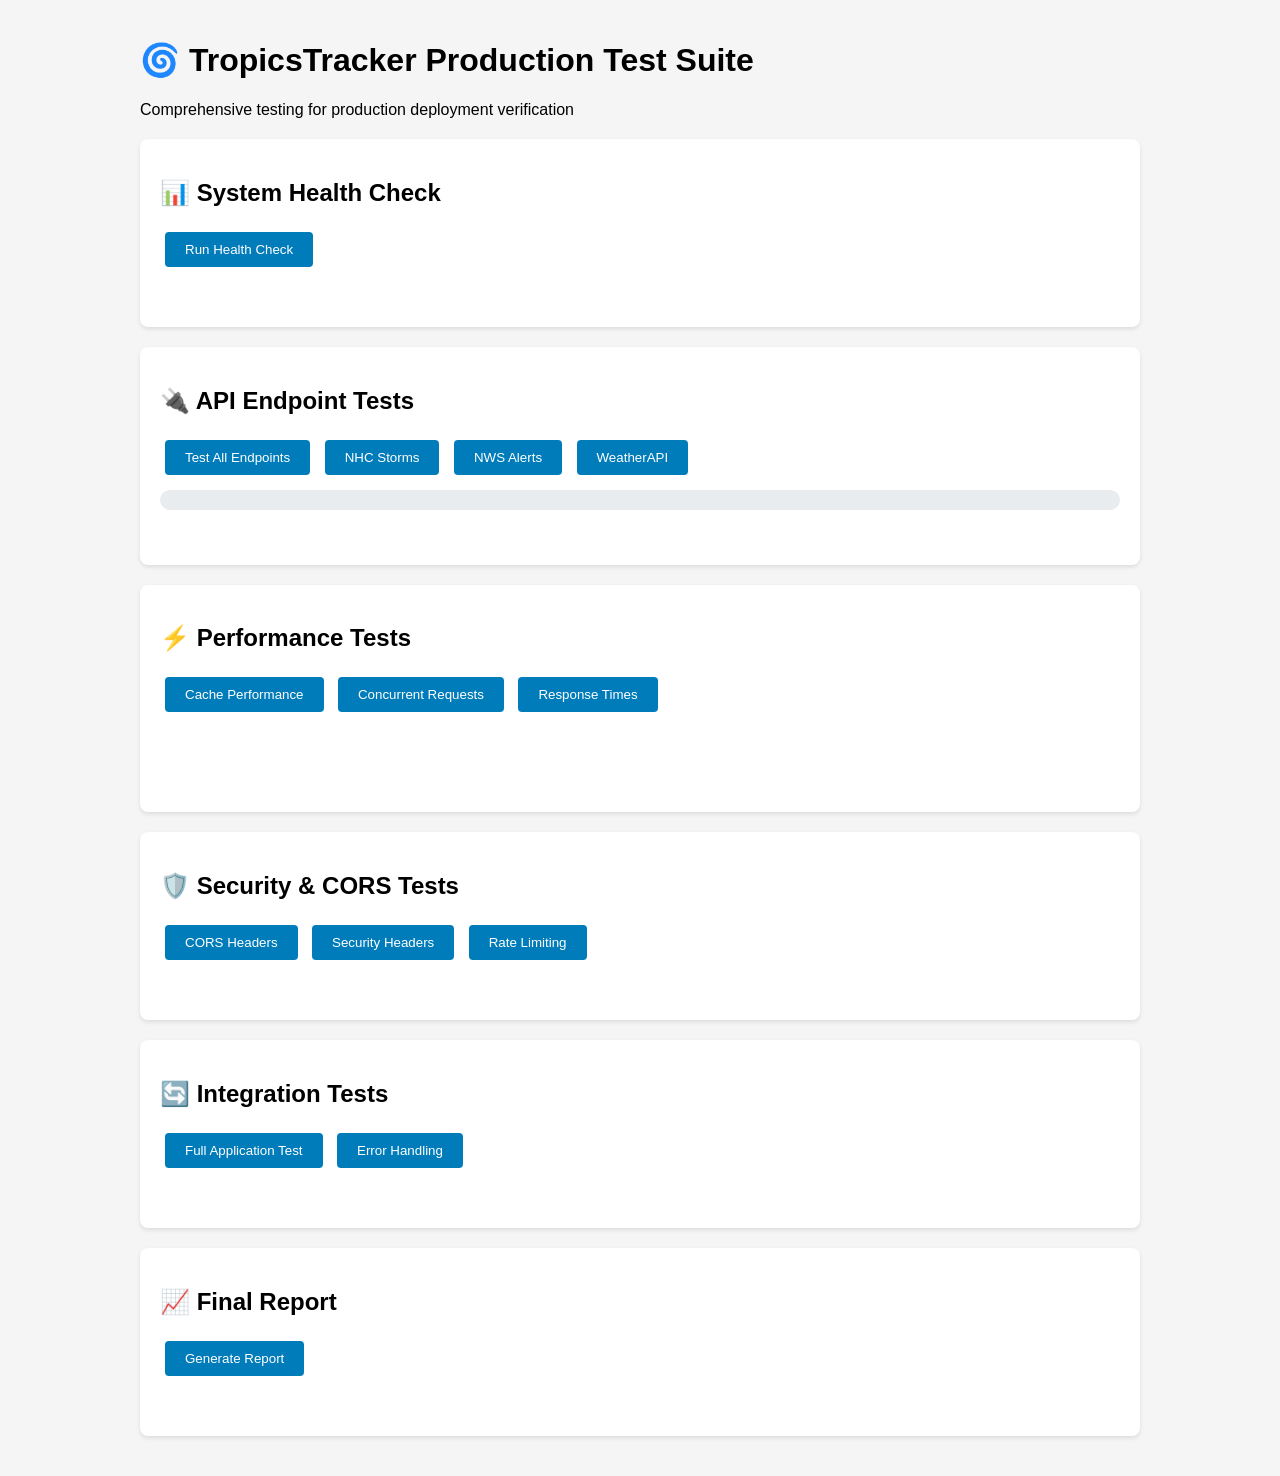
<file: production-test.html>
<!DOCTYPE html>
<html lang="en">
<head>
    <meta charset="UTF-8">
    <meta name="viewport" content="width=device-width, initial-scale=1.0">
    <title>TropicsTracker Production Test Suite</title>
    <style>
        body {
            font-family: Arial, sans-serif;
            max-width: 1000px;
            margin: 0 auto;
            padding: 20px;
            background: #f5f5f5;
        }
        .test-suite {
            background: white;
            margin: 20px 0;
            padding: 20px;
            border-radius: 8px;
            box-shadow: 0 2px 4px rgba(0,0,0,0.1);
        }
        .test-button {
            background: #007cba;
            color: white;
            border: none;
            padding: 10px 20px;
            border-radius: 4px;
            cursor: pointer;
            margin: 5px;
        }
        .test-button:hover { background: #005a87; }
        .test-button.running { background: #ffa500; }
        .test-button.success { background: #28a745; }
        .test-button.error { background: #dc3545; }
        
        .result {
            margin-top: 15px;
            padding: 10px;
            border-radius: 4px;
            white-space: pre-wrap;
            font-family: monospace;
            font-size: 12px;
            max-height: 300px;
            overflow-y: auto;
        }
        .success { background: #d4edda; border: 1px solid #c3e6cb; color: #155724; }
        .error { background: #f8d7da; border: 1px solid #f5c6cb; color: #721c24; }
        .warning { background: #fff3cd; border: 1px solid #ffeaa7; color: #856404; }
        .info { background: #d1ecf1; border: 1px solid #bee5eb; color: #0c5460; }
        
        .metrics {
            display: grid;
            grid-template-columns: repeat(auto-fit, minmax(200px, 1fr));
            gap: 15px;
            margin: 20px 0;
        }
        .metric {
            background: #f8f9fa;
            padding: 15px;
            border-radius: 8px;
            text-align: center;
        }
        .metric-value {
            font-size: 2em;
            font-weight: bold;
            color: #007cba;
        }
        .metric-label {
            color: #6c757d;
            margin-top: 5px;
        }
        
        .progress {
            width: 100%;
            height: 20px;
            background: #e9ecef;
            border-radius: 10px;
            overflow: hidden;
            margin: 10px 0;
        }
        .progress-bar {
            height: 100%;
            background: linear-gradient(90deg, #007cba, #28a745);
            width: 0%;
            transition: width 0.3s ease;
        }
    </style>
</head>
<body>
    <h1>🌀 TropicsTracker Production Test Suite</h1>
    <p>Comprehensive testing for production deployment verification</p>

    <div class="test-suite">
        <h2>📊 System Health Check</h2>
        <button class="test-button" onclick="runHealthCheck()">Run Health Check</button>
        <div id="health-result" class="result"></div>
    </div>

    <div class="test-suite">
        <h2>🔌 API Endpoint Tests</h2>
        <button class="test-button" onclick="testAllEndpoints()">Test All Endpoints</button>
        <button class="test-button" onclick="testNHCStorms()">NHC Storms</button>
        <button class="test-button" onclick="testNWSAlerts()">NWS Alerts</button>
        <button class="test-button" onclick="testWeatherAPI()">WeatherAPI</button>
        <div class="progress">
            <div class="progress-bar" id="api-progress"></div>
        </div>
        <div id="api-result" class="result"></div>
    </div>

    <div class="test-suite">
        <h2>⚡ Performance Tests</h2>
        <button class="test-button" onclick="testCachePerformance()">Cache Performance</button>
        <button class="test-button" onclick="testConcurrentRequests()">Concurrent Requests</button>
        <button class="test-button" onclick="testResponseTimes()">Response Times</button>
        <div id="performance-result" class="result"></div>
        
        <div class="metrics" id="performance-metrics"></div>
    </div>

    <div class="test-suite">
        <h2>🛡️ Security & CORS Tests</h2>
        <button class="test-button" onclick="testCORS()">CORS Headers</button>
        <button class="test-button" onclick="testSecurityHeaders()">Security Headers</button>
        <button class="test-button" onclick="testRateLimit()">Rate Limiting</button>
        <div id="security-result" class="result"></div>
    </div>

    <div class="test-suite">
        <h2>🔄 Integration Tests</h2>
        <button class="test-button" onclick="testFullApplication()">Full Application Test</button>
        <button class="test-button" onclick="testErrorHandling()">Error Handling</button>
        <div id="integration-result" class="result"></div>
    </div>

    <div class="test-suite">
        <h2>📈 Final Report</h2>
        <button class="test-button" onclick="generateReport()">Generate Report</button>
        <div id="final-report" class="result"></div>
    </div>

    <script>
        let testResults = {};
        
        async function runHealthCheck() {
            const btn = event.target;
            const resultDiv = document.getElementById('health-result');
            
            setButtonState(btn, 'running');
            resultDiv.className = 'result info';
            resultDiv.textContent = 'Checking system health...';

            try {
                const response = await fetch('health-check.php');
                const data = await response.json();
                
                const isHealthy = data.status === 'healthy';
                setButtonState(btn, isHealthy ? 'success' : 'error');
                resultDiv.className = `result ${isHealthy ? 'success' : 'error'}`;
                
                testResults.health = {
                    passed: isHealthy,
                    status: data.status,
                    checks: data.checks
                };
                
                resultDiv.textContent = `Health Status: ${data.status.toUpperCase()}\n\n` +
                    JSON.stringify(data, null, 2);
                    
            } catch (error) {
                setButtonState(btn, 'error');
                resultDiv.className = 'result error';
                resultDiv.textContent = `Health check failed: ${error.message}`;
                testResults.health = { passed: false, error: error.message };
            }
        }

        async function testAllEndpoints() {
            const endpoints = ['nhc-storms', 'nws-alerts', 'weatherapi'];
            const resultDiv = document.getElementById('api-result');
            const progressBar = document.getElementById('api-progress');
            
            resultDiv.className = 'result info';
            resultDiv.textContent = 'Testing all API endpoints...';
            
            const results = [];
            
            for (let i = 0; i < endpoints.length; i++) {
                const endpoint = endpoints[i];
                progressBar.style.width = `${((i + 1) / endpoints.length) * 100}%`;
                
                try {
                    const start = performance.now();
                    const response = await fetch(`api-proxy.php?endpoint=${endpoint}`);
                    const end = performance.now();
                    const data = await response.json();
                    
                    results.push({
                        endpoint,
                        success: response.ok,
                        status: response.status,
                        responseTime: Math.round(end - start),
                        dataSize: JSON.stringify(data).length,
                        cached: response.headers.get('X-Cache') === 'HIT'
                    });
                    
                } catch (error) {
                    results.push({
                        endpoint,
                        success: false,
                        error: error.message
                    });
                }
            }
            
            testResults.endpoints = results;
            const allPassed = results.every(r => r.success);
            
            resultDiv.className = `result ${allPassed ? 'success' : 'error'}`;
            resultDiv.textContent = 'API Endpoint Test Results:\n\n' +
                results.map(r => 
                    `${r.endpoint}: ${r.success ? '✓' : '✗'} ` +
                    `(${r.responseTime || 'N/A'}ms, ${r.cached ? 'cached' : 'fresh'})`
                ).join('\n') + '\n\n' +
                JSON.stringify(results, null, 2);
        }

        async function testCachePerformance() {
            const resultDiv = document.getElementById('performance-result');
            const metricsDiv = document.getElementById('performance-metrics');
            
            resultDiv.className = 'result info';
            resultDiv.textContent = 'Testing cache performance...';

            const endpoint = 'nhc-storms';
            const results = [];
            
            // First request (should be fresh)
            const start1 = performance.now();
            const response1 = await fetch(`api-proxy.php?endpoint=${endpoint}`);
            const end1 = performance.now();
            const time1 = end1 - start1;
            const cached1 = response1.headers.get('X-Cache') === 'HIT';
            
            // Second request (should be cached)
            const start2 = performance.now();
            const response2 = await fetch(`api-proxy.php?endpoint=${endpoint}`);
            const end2 = performance.now();
            const time2 = end2 - start2;
            const cached2 = response2.headers.get('X-Cache') === 'HIT';
            
            const improvement = ((time1 - time2) / time1 * 100).toFixed(1);
            
            testResults.cache = {
                firstRequest: { time: time1, cached: cached1 },
                secondRequest: { time: time2, cached: cached2 },
                improvement: improvement
            };
            
            metricsDiv.innerHTML = `
                <div class="metric">
                    <div class="metric-value">${Math.round(time1)}ms</div>
                    <div class="metric-label">First Request</div>
                </div>
                <div class="metric">
                    <div class="metric-value">${Math.round(time2)}ms</div>
                    <div class="metric-label">Cached Request</div>
                </div>
                <div class="metric">
                    <div class="metric-value">${improvement}%</div>
                    <div class="metric-label">Improvement</div>
                </div>
                <div class="metric">
                    <div class="metric-value">${cached2 ? '✓' : '✗'}</div>
                    <div class="metric-label">Cache Working</div>
                </div>
            `;
            
            resultDiv.className = `result ${cached2 ? 'success' : 'warning'}`;
            resultDiv.textContent = `Cache Performance Test:\n\n` +
                `First request: ${Math.round(time1)}ms (${cached1 ? 'cached' : 'fresh'})\n` +
                `Second request: ${Math.round(time2)}ms (${cached2 ? 'cached' : 'fresh'})\n` +
                `Performance improvement: ${improvement}%\n\n` +
                `${cached2 ? '✓ Cache is working correctly!' : '⚠ Cache may not be active'}`;
        }

        async function testCORS() {
            const resultDiv = document.getElementById('security-result');
            resultDiv.className = 'result info';
            resultDiv.textContent = 'Testing CORS headers...';

            try {
                const response = await fetch('api-proxy.php?endpoint=nhc-storms');
                const corsHeaders = {
                    'access-control-allow-origin': response.headers.get('access-control-allow-origin'),
                    'access-control-allow-methods': response.headers.get('access-control-allow-methods'),
                    'access-control-allow-headers': response.headers.get('access-control-allow-headers')
                };
                
                const corsWorking = corsHeaders['access-control-allow-origin'] === '*';
                testResults.cors = { passed: corsWorking, headers: corsHeaders };
                
                resultDiv.className = `result ${corsWorking ? 'success' : 'error'}`;
                resultDiv.textContent = `CORS Test Results:\n\n` +
                    `Status: ${corsWorking ? '✓ CORS headers present' : '✗ CORS headers missing'}\n\n` +
                    `Headers:\n${JSON.stringify(corsHeaders, null, 2)}`;
                    
            } catch (error) {
                resultDiv.className = 'result error';
                resultDiv.textContent = `CORS test failed: ${error.message}`;
                testResults.cors = { passed: false, error: error.message };
            }
        }

        async function testFullApplication() {
            const resultDiv = document.getElementById('integration-result');
            resultDiv.className = 'result info';
            resultDiv.textContent = 'Testing full application integration...';

            try {
                // Test if main dependencies are loaded
                const configLoaded = typeof CONFIG !== 'undefined';
                const weatherManagerLoaded = typeof WeatherDataManager !== 'undefined';
                const noaaClientLoaded = typeof NOAAApiClient !== 'undefined';
                
                let integrationWorking = true;
                let testDetails = [];
                
                if (!configLoaded) {
                    testDetails.push('✗ CONFIG not loaded');
                    integrationWorking = false;
                } else {
                    testDetails.push('✓ CONFIG loaded');
                }
                
                if (!weatherManagerLoaded) {
                    testDetails.push('✗ WeatherDataManager not available');
                    integrationWorking = false;
                } else {
                    testDetails.push('✓ WeatherDataManager available');
                }
                
                if (!noaaClientLoaded) {
                    testDetails.push('✗ NOAAApiClient not available');
                    integrationWorking = false;
                } else {
                    testDetails.push('✓ NOAAApiClient available');
                }
                
                // Test API proxy integration
                const proxyResponse = await fetch('api-proxy.php?endpoint=nhc-storms');
                if (proxyResponse.ok) {
                    testDetails.push('✓ API proxy responding');
                } else {
                    testDetails.push('✗ API proxy not responding');
                    integrationWorking = false;
                }
                
                testResults.integration = { passed: integrationWorking, details: testDetails };
                
                resultDiv.className = `result ${integrationWorking ? 'success' : 'error'}`;
                resultDiv.textContent = `Integration Test Results:\n\n` +
                    testDetails.join('\n') + '\n\n' +
                    `Overall Status: ${integrationWorking ? '✓ All systems integrated' : '✗ Integration issues detected'}`;
                    
            } catch (error) {
                resultDiv.className = 'result error';
                resultDiv.textContent = `Integration test failed: ${error.message}`;
                testResults.integration = { passed: false, error: error.message };
            }
        }

        async function generateReport() {
            const resultDiv = document.getElementById('final-report');
            resultDiv.className = 'result info';
            
            const totalTests = Object.keys(testResults).length;
            const passedTests = Object.values(testResults).filter(r => r.passed).length;
            const score = totalTests > 0 ? Math.round((passedTests / totalTests) * 100) : 0;
            
            const reportClass = score >= 90 ? 'success' : score >= 70 ? 'warning' : 'error';
            resultDiv.className = `result ${reportClass}`;
            
            const report = `
🌀 TROPICSTRACKER PRODUCTION TEST REPORT
${'='.repeat(50)}

Overall Score: ${score}% (${passedTests}/${totalTests} tests passed)
Status: ${score >= 90 ? '✅ READY FOR PRODUCTION' : score >= 70 ? '⚠️  NEEDS ATTENTION' : '❌ NOT READY'}

Test Summary:
${Object.entries(testResults).map(([test, result]) => 
    `${result.passed ? '✓' : '✗'} ${test}: ${result.passed ? 'PASSED' : 'FAILED'}`
).join('\n')}

Performance Metrics:
${testResults.cache ? `- Cache improvement: ${testResults.cache.improvement}%` : '- Cache: Not tested'}
${testResults.endpoints ? `- Average response time: ${Math.round(testResults.endpoints.filter(e => e.responseTime).reduce((a, e) => a + e.responseTime, 0) / testResults.endpoints.filter(e => e.responseTime).length)}ms` : ''}

Recommendations:
${score < 100 ? '- Review failed tests above' : '- All tests passed!'}
${score >= 90 ? '- Ready for production deployment' : '- Fix issues before going live'}
- Monitor health-check.php regularly
- Set up log monitoring
- Test under real traffic conditions

Generated: ${new Date().toLocaleString()}
            `;
            
            resultDiv.textContent = report;
        }

        function setButtonState(button, state) {
            button.className = `test-button ${state}`;
            if (state === 'running') {
                button.textContent = button.textContent + ' (Running...)';
            }
        }

        // Individual test functions
        async function testNHCStorms() {
            await testSingleEndpoint('nhc-storms', 'api-result');
        }

        async function testNWSAlerts() {
            await testSingleEndpoint('nws-alerts', 'api-result');
        }

        async function testWeatherAPI() {
            await testSingleEndpoint('weatherapi', 'api-result');
        }

        async function testSingleEndpoint(endpoint, resultDivId) {
            const resultDiv = document.getElementById(resultDivId);
            resultDiv.className = 'result info';
            resultDiv.textContent = `Testing ${endpoint}...`;

            try {
                const start = performance.now();
                const response = await fetch(`api-proxy.php?endpoint=${endpoint}`);
                const end = performance.now();
                const data = await response.json();
                
                resultDiv.className = `result ${response.ok ? 'success' : 'error'}`;
                resultDiv.textContent = `${endpoint} Test Result:\n\n` +
                    `Status: ${response.status}\n` +
                    `Response Time: ${Math.round(end - start)}ms\n` +
                    `Cache: ${response.headers.get('X-Cache') || 'N/A'}\n` +
                    `Data Size: ${JSON.stringify(data).length} bytes\n\n` +
                    `Response Preview:\n${JSON.stringify(data, null, 2).substring(0, 500)}...`;
                    
            } catch (error) {
                resultDiv.className = 'result error';
                resultDiv.textContent = `${endpoint} test failed: ${error.message}`;
            }
        }

        async function testConcurrentRequests() {
            const resultDiv = document.getElementById('performance-result');
            resultDiv.className = 'result info';
            resultDiv.textContent = 'Testing concurrent requests...';

            const concurrency = 5;
            const promises = Array(concurrency).fill().map(() => 
                fetch('api-proxy.php?endpoint=nhc-storms')
            );

            try {
                const start = performance.now();
                const responses = await Promise.all(promises);
                const end = performance.now();
                
                const totalTime = end - start;
                const allSuccessful = responses.every(r => r.ok);
                
                resultDiv.className = `result ${allSuccessful ? 'success' : 'error'}`;
                resultDiv.textContent = `Concurrent Requests Test:\n\n` +
                    `Requests: ${concurrency}\n` +
                    `Total Time: ${Math.round(totalTime)}ms\n` +
                    `Average Time: ${Math.round(totalTime / concurrency)}ms\n` +
                    `Success Rate: ${responses.filter(r => r.ok).length}/${concurrency}\n` +
                    `Status: ${allSuccessful ? '✓ All requests successful' : '✗ Some requests failed'}`;
                    
            } catch (error) {
                resultDiv.className = 'result error';
                resultDiv.textContent = `Concurrent test failed: ${error.message}`;
            }
        }

        async function testResponseTimes() {
            const resultDiv = document.getElementById('performance-result');
            resultDiv.className = 'result info';
            resultDiv.textContent = 'Testing response times...';

            const iterations = 3;
            const times = [];

            for (let i = 0; i < iterations; i++) {
                const start = performance.now();
                await fetch('api-proxy.php?endpoint=nhc-storms');
                const end = performance.now();
                times.push(end - start);
            }

            const avgTime = times.reduce((a, b) => a + b) / times.length;
            const minTime = Math.min(...times);
            const maxTime = Math.max(...times);
            
            resultDiv.className = `result ${avgTime < 1000 ? 'success' : avgTime < 2000 ? 'warning' : 'error'}`;
            resultDiv.textContent = `Response Time Analysis:\n\n` +
                `Average: ${Math.round(avgTime)}ms\n` +
                `Minimum: ${Math.round(minTime)}ms\n` +
                `Maximum: ${Math.round(maxTime)}ms\n` +
                `Iterations: ${iterations}\n\n` +
                `Performance: ${avgTime < 1000 ? '✓ Excellent' : avgTime < 2000 ? '⚠ Good' : '✗ Needs optimization'}`;
        }

        async function testSecurityHeaders() {
            const resultDiv = document.getElementById('security-result');
            resultDiv.className = 'result info';
            resultDiv.textContent = 'Testing security headers...';

            try {
                const response = await fetch('api-proxy.php?endpoint=nhc-storms');
                const securityHeaders = {
                    'x-content-type-options': response.headers.get('x-content-type-options'),
                    'x-frame-options': response.headers.get('x-frame-options'),
                    'x-xss-protection': response.headers.get('x-xss-protection'),
                    'content-type': response.headers.get('content-type')
                };
                
                const hasBasicSecurity = securityHeaders['content-type'] === 'application/json';
                
                resultDiv.className = `result ${hasBasicSecurity ? 'success' : 'warning'}`;
                resultDiv.textContent = `Security Headers Test:\n\n` +
                    Object.entries(securityHeaders).map(([header, value]) => 
                        `${header}: ${value || 'Not set'}`
                    ).join('\n') + '\n\n' +
                    `Status: ${hasBasicSecurity ? '✓ Basic security in place' : '⚠ Consider additional security headers'}`;
                    
            } catch (error) {
                resultDiv.className = 'result error';
                resultDiv.textContent = `Security test failed: ${error.message}`;
            }
        }

        async function testRateLimit() {
            const resultDiv = document.getElementById('security-result');
            resultDiv.className = 'result info';
            resultDiv.textContent = 'Testing rate limiting (this may take a moment)...';

            // Note: This is a basic test - full rate limit testing would require many requests
            try {
                const response = await fetch('api-proxy.php?endpoint=nhc-storms');
                const hasRateLimit = response.status !== 429; // Should not be rate limited for single request
                
                resultDiv.className = `result ${hasRateLimit ? 'success' : 'warning'}`;
                resultDiv.textContent = `Rate Limiting Test:\n\n` +
                    `Single request status: ${response.status}\n` +
                    `Rate limited: ${response.status === 429 ? 'Yes' : 'No'}\n\n` +
                    `Note: Full rate limit testing requires multiple rapid requests.\n` +
                    `Status: ${hasRateLimit ? '✓ No immediate rate limiting' : '⚠ Rate limit may be active'}`;
                    
            } catch (error) {
                resultDiv.className = 'result error';
                resultDiv.textContent = `Rate limit test failed: ${error.message}`;
            }
        }

        async function testErrorHandling() {
            const resultDiv = document.getElementById('integration-result');
            resultDiv.className = 'result info';
            resultDiv.textContent = 'Testing error handling...';

            try {
                // Test invalid endpoint
                const invalidResponse = await fetch('api-proxy.php?endpoint=invalid');
                const invalidData = await invalidResponse.json();
                
                const handlesInvalidEndpoint = invalidResponse.status === 400 && invalidData.error;
                
                resultDiv.className = `result ${handlesInvalidEndpoint ? 'success' : 'error'}`;
                resultDiv.textContent = `Error Handling Test:\n\n` +
                    `Invalid endpoint status: ${invalidResponse.status}\n` +
                    `Error message: ${invalidData.error || 'None'}\n\n` +
                    `Status: ${handlesInvalidEndpoint ? '✓ Error handling working' : '✗ Error handling issues'}`;
                    
            } catch (error) {
                resultDiv.className = 'result error';
                resultDiv.textContent = `Error handling test failed: ${error.message}`;
            }
        }

        // Auto-load scripts for integration test
        window.onload = function() {
            console.log('TropicsTracker Production Test Suite Loaded');
            
            // Load required scripts for integration testing
            const scripts = ['config.js', 'noaa-api.js', 'weather-data.js'];
            scripts.forEach(script => {
                const scriptElement = document.createElement('script');
                scriptElement.src = script;
                scriptElement.onerror = () => console.warn(`Failed to load ${script}`);
                document.head.appendChild(scriptElement);
            });
        };
    </script>
</body>
</html>
</file>
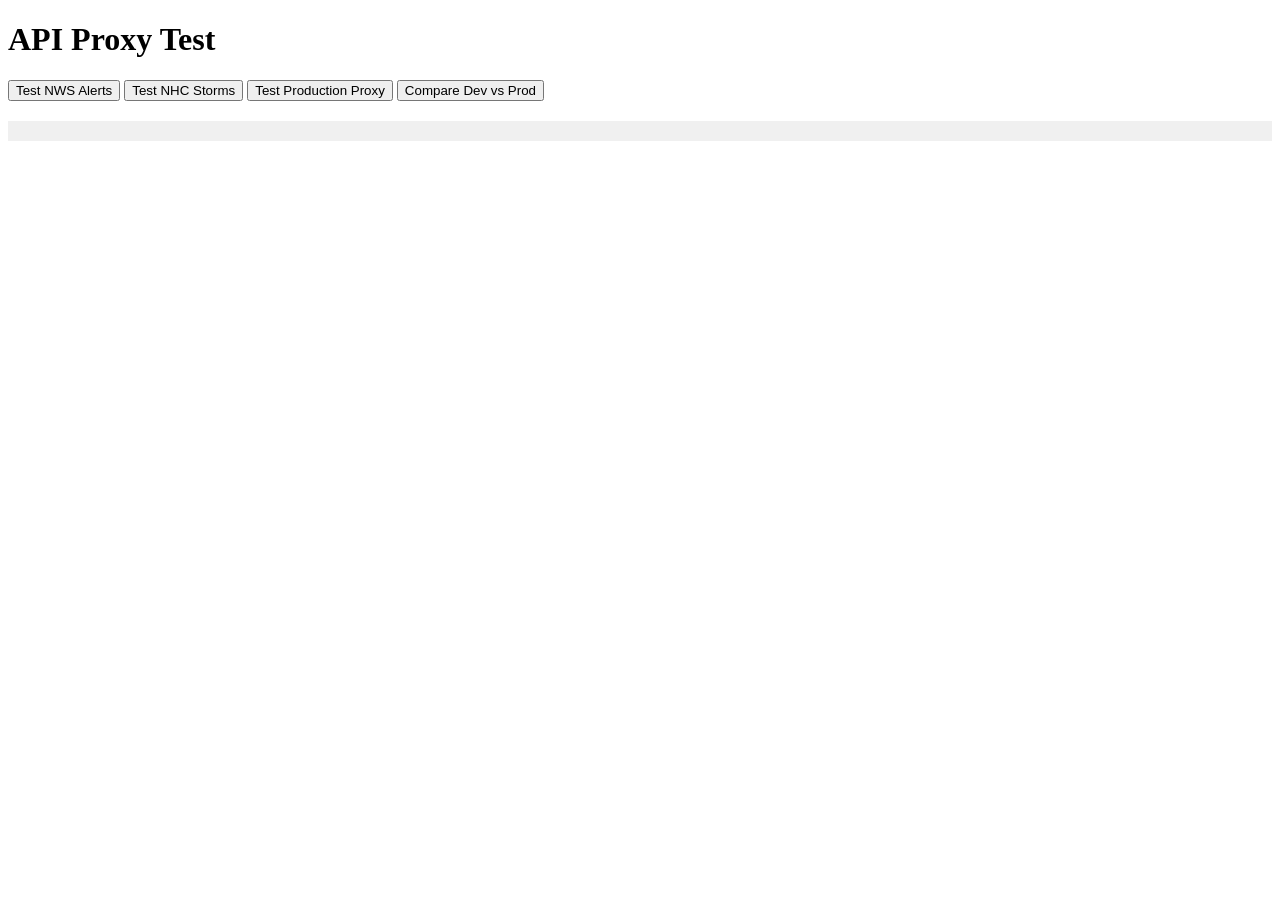
<file: quick-test.html>
<!DOCTYPE html>
<html>
<head>
    <title>Quick NWS API Test</title>
</head>
<body>
    <h1>API Proxy Test</h1>
    <button onclick="testNWSAlerts()">Test NWS Alerts</button>
    <button onclick="testNHCStorms()">Test NHC Storms</button>
    <button onclick="testProductionProxy()">Test Production Proxy</button>
    <button onclick="compareProxies()">Compare Dev vs Prod</button>
    <div id="results" style="margin-top: 20px; padding: 10px; background: #f0f0f0; white-space: pre-wrap; font-family: monospace;"></div>

    <script>
        async function testNWSAlerts() {
            const results = document.getElementById('results');
            results.textContent = 'Testing NWS alerts...';
            
            try {
                const start = performance.now();
                const response = await fetch('api-proxy.php?endpoint=nws-alerts');
                const end = performance.now();
                const data = await response.json();
                
                results.textContent = `NWS Alerts Test Results:\n` +
                    `Status: ${response.status}\n` +
                    `Response Time: ${Math.round(end - start)}ms\n` +
                    `Cache: ${response.headers.get('X-Cache') || 'Not set'}\n` +
                    `Content-Type: ${response.headers.get('Content-Type')}\n` +
                    `Data Type: ${data.alerts ? 'alerts array' : data.error ? 'error' : 'unknown'}\n` +
                    `Count: ${data.alerts ? data.alerts.length : 'N/A'}\n\n` +
                    `Response:\n${JSON.stringify(data, null, 2)}`;
                    
            } catch (error) {
                results.textContent = `NWS test failed: ${error.message}`;
            }
        }

        async function testNHCStorms() {
            const results = document.getElementById('results');
            results.textContent = 'Testing NHC storms...';
            
            try {
                const start = performance.now();
                const response = await fetch('api-proxy.php?endpoint=nhc-storms');
                const end = performance.now();
                const data = await response.json();
                
                results.textContent = `NHC Storms Test Results:\n` +
                    `Status: ${response.status}\n` +
                    `Response Time: ${Math.round(end - start)}ms\n` +
                    `Cache: ${response.headers.get('X-Cache') || 'Not set'}\n` +
                    `Content-Type: ${response.headers.get('Content-Type')}\n` +
                    `Data Type: ${data.storms ? 'storms array' : data.error ? 'error' : 'unknown'}\n` +
                    `Count: ${data.storms ? data.storms.length : 'N/A'}\n\n` +
                    `Response:\n${JSON.stringify(data, null, 2)}`;
                    
            } catch (error) {
                results.textContent = `NHC test failed: ${error.message}`;
            }
        }

        async function testProductionProxy() {
            const results = document.getElementById('results');
            results.textContent = 'Testing production proxy...';
            
            try {
                const start = performance.now();
                const response = await fetch('api-proxy-production.php?endpoint=nws-alerts');
                const end = performance.now();
                const data = await response.json();
                
                results.textContent = `Production Proxy Test Results:\n` +
                    `Status: ${response.status}\n` +
                    `Response Time: ${Math.round(end - start)}ms\n` +
                    `Cache: ${response.headers.get('X-Cache') || 'Not set'}\n` +
                    `Content-Type: ${response.headers.get('Content-Type')}\n` +
                    `Data Type: ${data.alerts ? 'alerts array' : data.error ? 'error' : 'unknown'}\n` +
                    `Count: ${data.alerts ? data.alerts.length : 'N/A'}\n\n` +
                    `Response:\n${JSON.stringify(data, null, 2)}`;
                    
            } catch (error) {
                results.textContent = `Production proxy test failed: ${error.message}`;
            }
        }

        async function compareProxies() {
            const results = document.getElementById('results');
            results.textContent = 'Comparing development vs production proxies...';
            
            try {
                const endpoint = 'nws-alerts';
                
                // Test development proxy
                const devStart = performance.now();
                const devResponse = await fetch(`api-proxy.php?endpoint=${endpoint}`);
                const devEnd = performance.now();
                const devData = await devResponse.json();
                
                // Test production proxy
                const prodStart = performance.now();
                const prodResponse = await fetch(`api-proxy-production.php?endpoint=${endpoint}`);
                const prodEnd = performance.now();
                const prodData = await prodResponse.json();
                
                results.textContent = `Proxy Comparison Results:\n\n` +
                    `DEVELOPMENT PROXY:\n` +
                    `Status: ${devResponse.status}\n` +
                    `Response Time: ${Math.round(devEnd - devStart)}ms\n` +
                    `Cache: ${devResponse.headers.get('X-Cache') || 'Not set'}\n` +
                    `Data Count: ${devData.alerts ? devData.alerts.length : 'N/A'}\n\n` +
                    `PRODUCTION PROXY:\n` +
                    `Status: ${prodResponse.status}\n` +
                    `Response Time: ${Math.round(prodEnd - prodStart)}ms\n` +
                    `Cache: ${prodResponse.headers.get('X-Cache') || 'Not set'}\n` +
                    `Data Count: ${prodData.alerts ? prodData.alerts.length : 'N/A'}\n\n` +
                    `COMPARISON:\n` +
                    `Both working: ${devResponse.ok && prodResponse.ok ? '✅' : '❌'}\n` +
                    `Performance diff: ${Math.round(Math.abs((devEnd - devStart) - (prodEnd - prodStart)))}ms\n` +
                    `Data consistency: ${JSON.stringify(devData) === JSON.stringify(prodData) ? '✅' : '⚠️'}\n\n` +
                    `Status: ${devResponse.ok && prodResponse.ok ? 'Both proxies working correctly' : 'Issues detected'}`;
                    
            } catch (error) {
                results.textContent = `Comparison failed: ${error.message}`;
            }
        }
    </script>
</body>
</html>
</file>
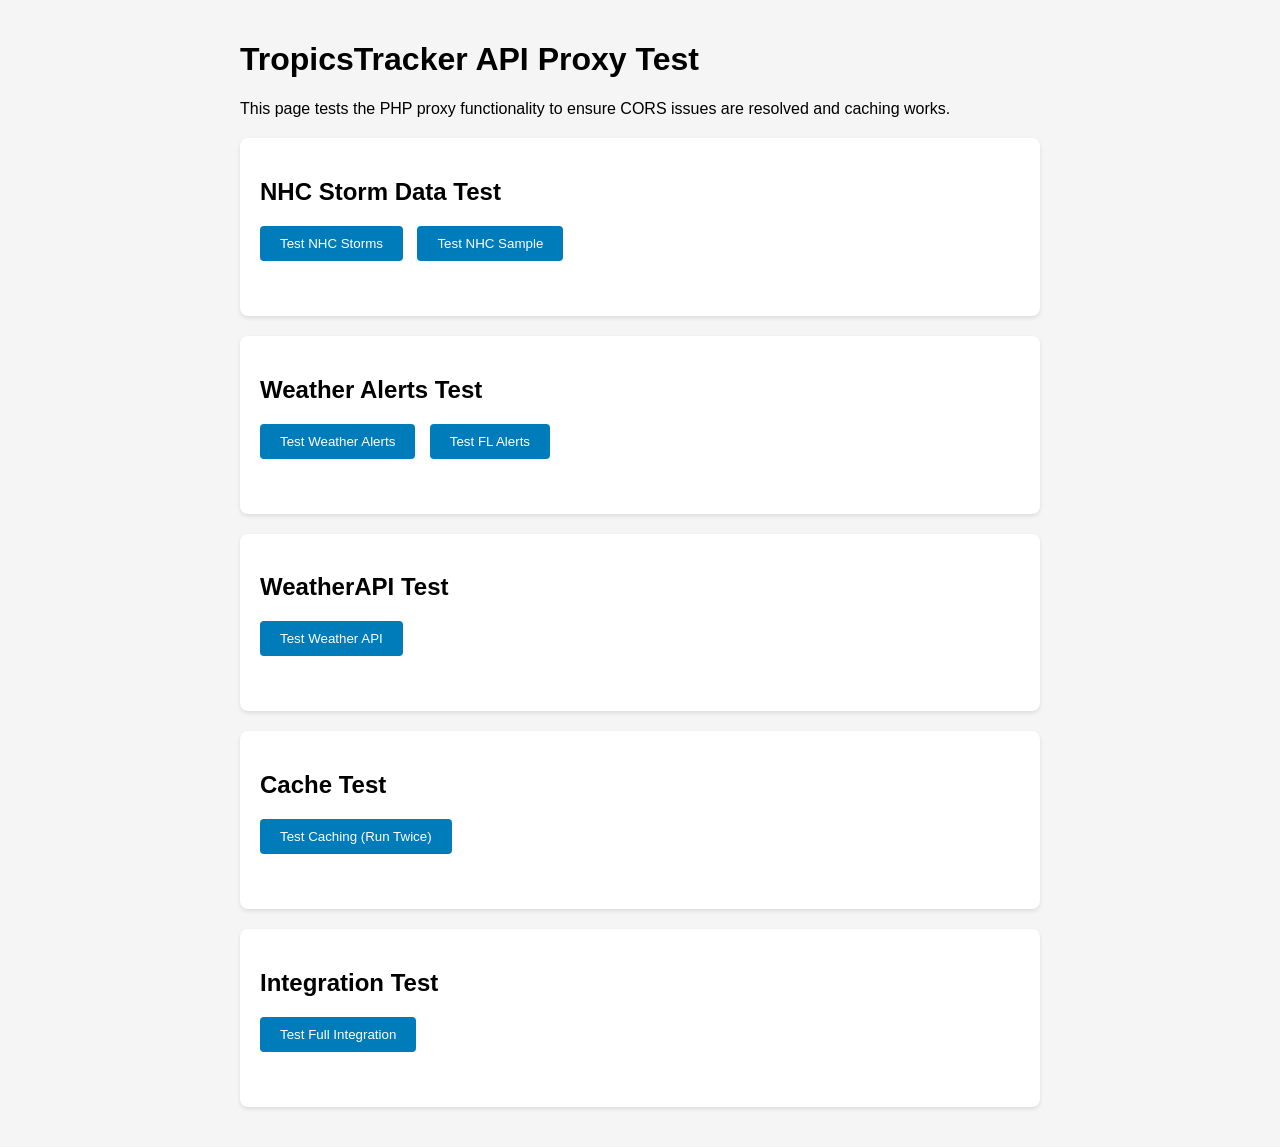
<file: test-proxy.html>
<!DOCTYPE html>
<html lang="en">
<head>
    <meta charset="UTF-8">
    <meta name="viewport" content="width=device-width, initial-scale=1.0">
    <title>TropicsTracker API Proxy Test</title>
    <style>
        body {
            font-family: Arial, sans-serif;
            max-width: 800px;
            margin: 0 auto;
            padding: 20px;
            background: #f5f5f5;
        }
        .test-section {
            background: white;
            margin: 20px 0;
            padding: 20px;
            border-radius: 8px;
            box-shadow: 0 2px 4px rgba(0,0,0,0.1);
        }
        .test-button {
            background: #007cba;
            color: white;
            border: none;
            padding: 10px 20px;
            border-radius: 4px;
            cursor: pointer;
            margin-right: 10px;
        }
        .test-button:hover {
            background: #005a87;
        }
        .result {
            margin-top: 15px;
            padding: 10px;
            border-radius: 4px;
            white-space: pre-wrap;
            font-family: monospace;
            font-size: 12px;
        }
        .success {
            background: #d4edda;
            border: 1px solid #c3e6cb;
            color: #155724;
        }
        .error {
            background: #f8d7da;
            border: 1px solid #f5c6cb;
            color: #721c24;
        }
        .loading {
            background: #fff3cd;
            border: 1px solid #ffeaa7;
            color: #856404;
        }
    </style>
</head>
<body>
    <h1>TropicsTracker API Proxy Test</h1>
    <p>This page tests the PHP proxy functionality to ensure CORS issues are resolved and caching works.</p>

    <div class="test-section">
        <h2>NHC Storm Data Test</h2>
        <button class="test-button" onclick="testNHCStorms()">Test NHC Storms</button>
        <button class="test-button" onclick="testNHCSample()">Test NHC Sample</button>
        <div id="nhc-result" class="result"></div>
    </div>

    <div class="test-section">
        <h2>Weather Alerts Test</h2>
        <button class="test-button" onclick="testWeatherAlerts()">Test Weather Alerts</button>
        <button class="test-button" onclick="testWeatherAlertsFL()">Test FL Alerts</button>
        <div id="alerts-result" class="result"></div>
    </div>

    <div class="test-section">
        <h2>WeatherAPI Test</h2>
        <button class="test-button" onclick="testWeatherAPI()">Test Weather API</button>
        <div id="weather-result" class="result"></div>
    </div>

    <div class="test-section">
        <h2>Cache Test</h2>
        <button class="test-button" onclick="testCache()">Test Caching (Run Twice)</button>
        <div id="cache-result" class="result"></div>
    </div>

    <div class="test-section">
        <h2>Integration Test</h2>
        <button class="test-button" onclick="testIntegration()">Test Full Integration</button>
        <div id="integration-result" class="result"></div>
    </div>

    <script>
        async function testNHCStorms() {
            const resultDiv = document.getElementById('nhc-result');
            resultDiv.className = 'result loading';
            resultDiv.textContent = 'Testing NHC storms endpoint...';

            try {
                const start = Date.now();
                const response = await fetch('api-proxy.php?endpoint=nhc-storms');
                const end = Date.now();
                
                if (!response.ok) {
                    throw new Error(`HTTP ${response.status}: ${response.statusText}`);
                }
                
                const data = await response.json();
                
                resultDiv.className = 'result success';
                resultDiv.textContent = `✓ SUCCESS (${end - start}ms)\n\n` + 
                    `Response: ${JSON.stringify(data, null, 2)}`;
            } catch (error) {
                resultDiv.className = 'result error';
                resultDiv.textContent = `✗ ERROR: ${error.message}`;
            }
        }

        async function testNHCSample() {
            const resultDiv = document.getElementById('nhc-result');
            resultDiv.className = 'result loading';
            resultDiv.textContent = 'Testing NHC sample endpoint...';

            try {
                const start = Date.now();
                const response = await fetch('api-proxy.php?endpoint=nhc-sample');
                const end = Date.now();
                
                if (!response.ok) {
                    throw new Error(`HTTP ${response.status}: ${response.statusText}`);
                }
                
                const data = await response.json();
                
                resultDiv.className = 'result success';
                resultDiv.textContent = `✓ SUCCESS (${end - start}ms)\n\n` + 
                    `Response: ${JSON.stringify(data, null, 2)}`;
            } catch (error) {
                resultDiv.className = 'result error';
                resultDiv.textContent = `✗ ERROR: ${error.message}`;
            }
        }

        async function testWeatherAlerts() {
            const resultDiv = document.getElementById('alerts-result');
            resultDiv.className = 'result loading';
            resultDiv.textContent = 'Testing weather alerts endpoint...';

            try {
                const start = Date.now();
                const response = await fetch('api-proxy.php?endpoint=nws-alerts');
                const end = Date.now();
                
                if (!response.ok) {
                    throw new Error(`HTTP ${response.status}: ${response.statusText}`);
                }
                
                const data = await response.json();
                
                resultDiv.className = 'result success';
                resultDiv.textContent = `✓ SUCCESS (${end - start}ms)\n\n` + 
                    `Found ${data.alerts ? data.alerts.length : 0} alerts\n\n` +
                    `Response: ${JSON.stringify(data, null, 2).substring(0, 500)}...`;
            } catch (error) {
                resultDiv.className = 'result error';
                resultDiv.textContent = `✗ ERROR: ${error.message}`;
            }
        }

        async function testWeatherAlertsFL() {
            const resultDiv = document.getElementById('alerts-result');
            resultDiv.className = 'result loading';
            resultDiv.textContent = 'Testing Florida weather alerts...';

            try {
                const start = Date.now();
                const response = await fetch('api-proxy.php?endpoint=nws-alerts&area=FL');
                const end = Date.now();
                
                if (!response.ok) {
                    throw new Error(`HTTP ${response.status}: ${response.statusText}`);
                }
                
                const data = await response.json();
                
                resultDiv.className = 'result success';
                resultDiv.textContent = `✓ SUCCESS (${end - start}ms)\n\n` + 
                    `Found ${data.alerts ? data.alerts.length : 0} FL alerts\n\n` +
                    `Response: ${JSON.stringify(data, null, 2).substring(0, 500)}...`;
            } catch (error) {
                resultDiv.className = 'result error';
                resultDiv.textContent = `✗ ERROR: ${error.message}`;
            }
        }

        async function testWeatherAPI() {
            const resultDiv = document.getElementById('weather-result');
            resultDiv.className = 'result loading';
            resultDiv.textContent = 'Testing WeatherAPI endpoint...';

            try {
                const start = Date.now();
                const response = await fetch('api-proxy.php?endpoint=weatherapi&q=Miami,FL');
                const end = Date.now();
                
                if (!response.ok) {
                    throw new Error(`HTTP ${response.status}: ${response.statusText}`);
                }
                
                const data = await response.json();
                
                resultDiv.className = 'result success';
                resultDiv.textContent = `✓ SUCCESS (${end - start}ms)\n\n` + 
                    `Response: ${JSON.stringify(data, null, 2)}`;
            } catch (error) {
                resultDiv.className = 'result error';
                resultDiv.textContent = `✗ ERROR: ${error.message}`;
            }
        }

        async function testCache() {
            const resultDiv = document.getElementById('cache-result');
            resultDiv.className = 'result loading';
            resultDiv.textContent = 'Testing cache performance...';

            try {
                // First request
                const start1 = Date.now();
                const response1 = await fetch('api-proxy.php?endpoint=nhc-storms');
                const end1 = Date.now();
                const time1 = end1 - start1;

                // Second request (should be cached)
                const start2 = Date.now();
                const response2 = await fetch('api-proxy.php?endpoint=nhc-storms');
                const end2 = Date.now();
                const time2 = end2 - start2;

                if (!response1.ok || !response2.ok) {
                    throw new Error('One or both requests failed');
                }

                const improvement = ((time1 - time2) / time1 * 100).toFixed(1);
                
                resultDiv.className = 'result success';
                resultDiv.textContent = `✓ CACHE TEST RESULTS:\n\n` +
                    `First request: ${time1}ms\n` +
                    `Second request: ${time2}ms\n` +
                    `Performance improvement: ${improvement}%\n\n` +
                    `${time2 < time1 ? '✓ Cache is working!' : '⚠ Cache may not be active'}`;
            } catch (error) {
                resultDiv.className = 'result error';
                resultDiv.textContent = `✗ ERROR: ${error.message}`;
            }
        }

        async function testIntegration() {
            const resultDiv = document.getElementById('integration-result');
            resultDiv.className = 'result loading';
            resultDiv.textContent = 'Testing full integration with WeatherDataManager...';

            try {
                // Load the configuration and classes
                if (typeof CONFIG === 'undefined' || typeof WeatherDataManager === 'undefined') {
                    // Load required scripts
                    await loadScript('config.js');
                    await loadScript('noaa-api.js');
                    await loadScript('weather-data.js');
                }

                const weatherData = new WeatherDataManager(CONFIG);
                
                // Test active storms
                const storms = await weatherData.fetchActiveStorms();
                
                // Test weather alerts
                const alerts = await weatherData.fetchWeatherAlerts();

                resultDiv.className = 'result success';
                resultDiv.textContent = `✓ INTEGRATION TEST PASSED\n\n` +
                    `Active storms: ${storms.length}\n` +
                    `Weather alerts: ${alerts.length}\n\n` +
                    `Sample storm data:\n${JSON.stringify(storms[0] || {}, null, 2)}`;
                    
            } catch (error) {
                resultDiv.className = 'result error';
                resultDiv.textContent = `✗ INTEGRATION ERROR: ${error.message}\n\n` +
                    `Make sure config.js, noaa-api.js, and weather-data.js are accessible.`;
            }
        }

        function loadScript(src) {
            return new Promise((resolve, reject) => {
                const script = document.createElement('script');
                script.src = src;
                script.onload = resolve;
                script.onerror = reject;
                document.head.appendChild(script);
            });
        }

        // Auto-run a basic test on page load
        window.onload = function() {
            console.log('TropicsTracker API Proxy Test Page Loaded');
            console.log('Click the test buttons to verify proxy functionality');
        };
    </script>
</body>
</html>
</file>
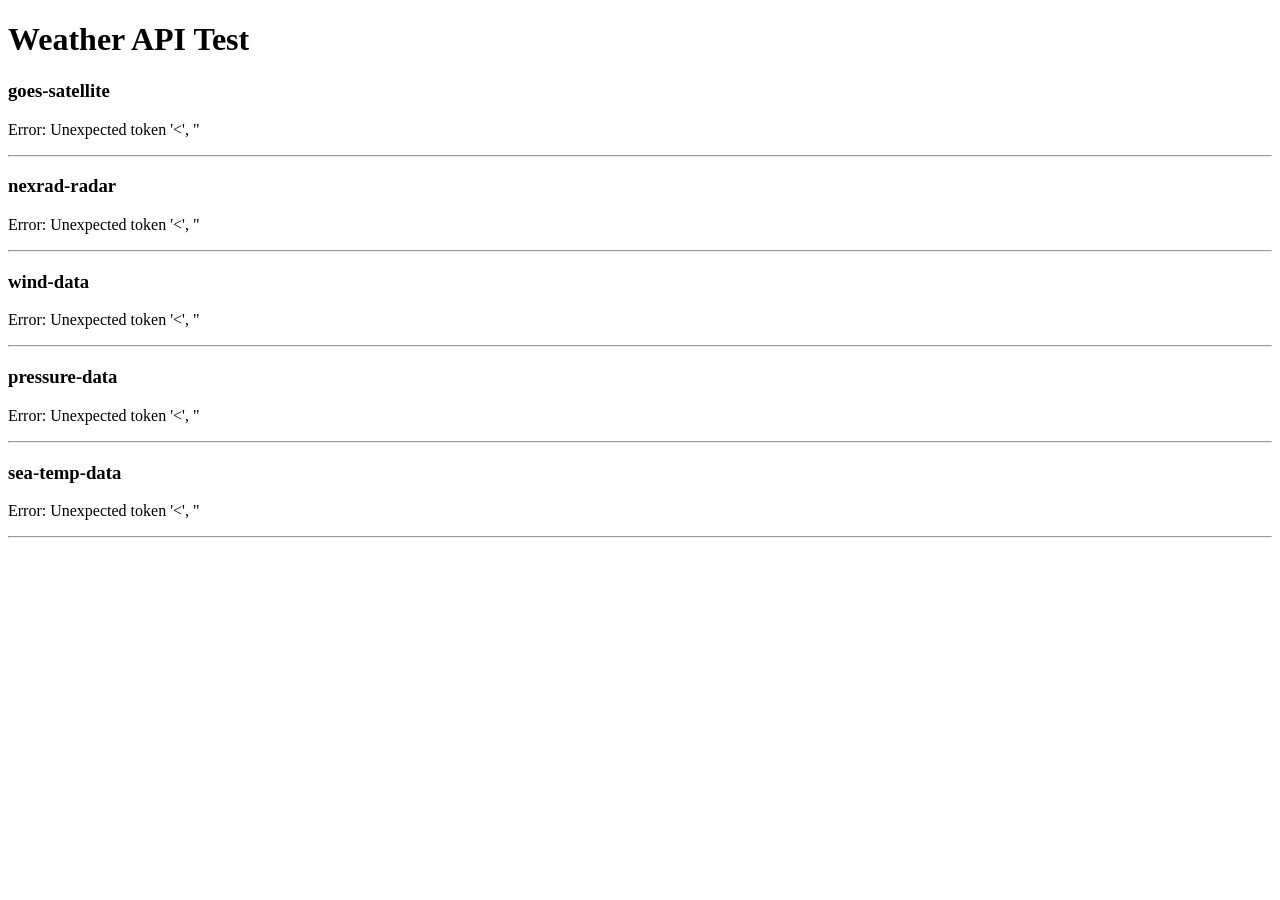
<file: test-weather.html>
<!DOCTYPE html>
<html>
<head>
    <title>Weather API Test</title>
</head>
<body>
    <h1>Weather API Test</h1>
    <div id="results"></div>

    <script>
        async function testWeatherAPIs() {
            const endpoints = [
                'goes-satellite',
                'nexrad-radar', 
                'wind-data',
                'pressure-data',
                'sea-temp-data'
            ];
            
            const results = document.getElementById('results');
            
            for (const endpoint of endpoints) {
                try {
                    console.log(`Testing ${endpoint}...`);
                    const response = await fetch(`api-proxy-unified.php?endpoint=${endpoint}&bounds=25,-85,35,-75`);
                    const data = await response.json();
                    
                    results.innerHTML += `
                        <h3>${endpoint}</h3>
                        <p>Status: ${response.status}</p>
                        <pre>${JSON.stringify(data, null, 2)}</pre>
                        <hr>
                    `;
                } catch (error) {
                    results.innerHTML += `
                        <h3>${endpoint}</h3>
                        <p>Error: ${error.message}</p>
                        <hr>
                    `;
                }
            }
        }
        
        // Run tests when page loads
        window.onload = testWeatherAPIs;
    </script>
</body>
</html>
</file>
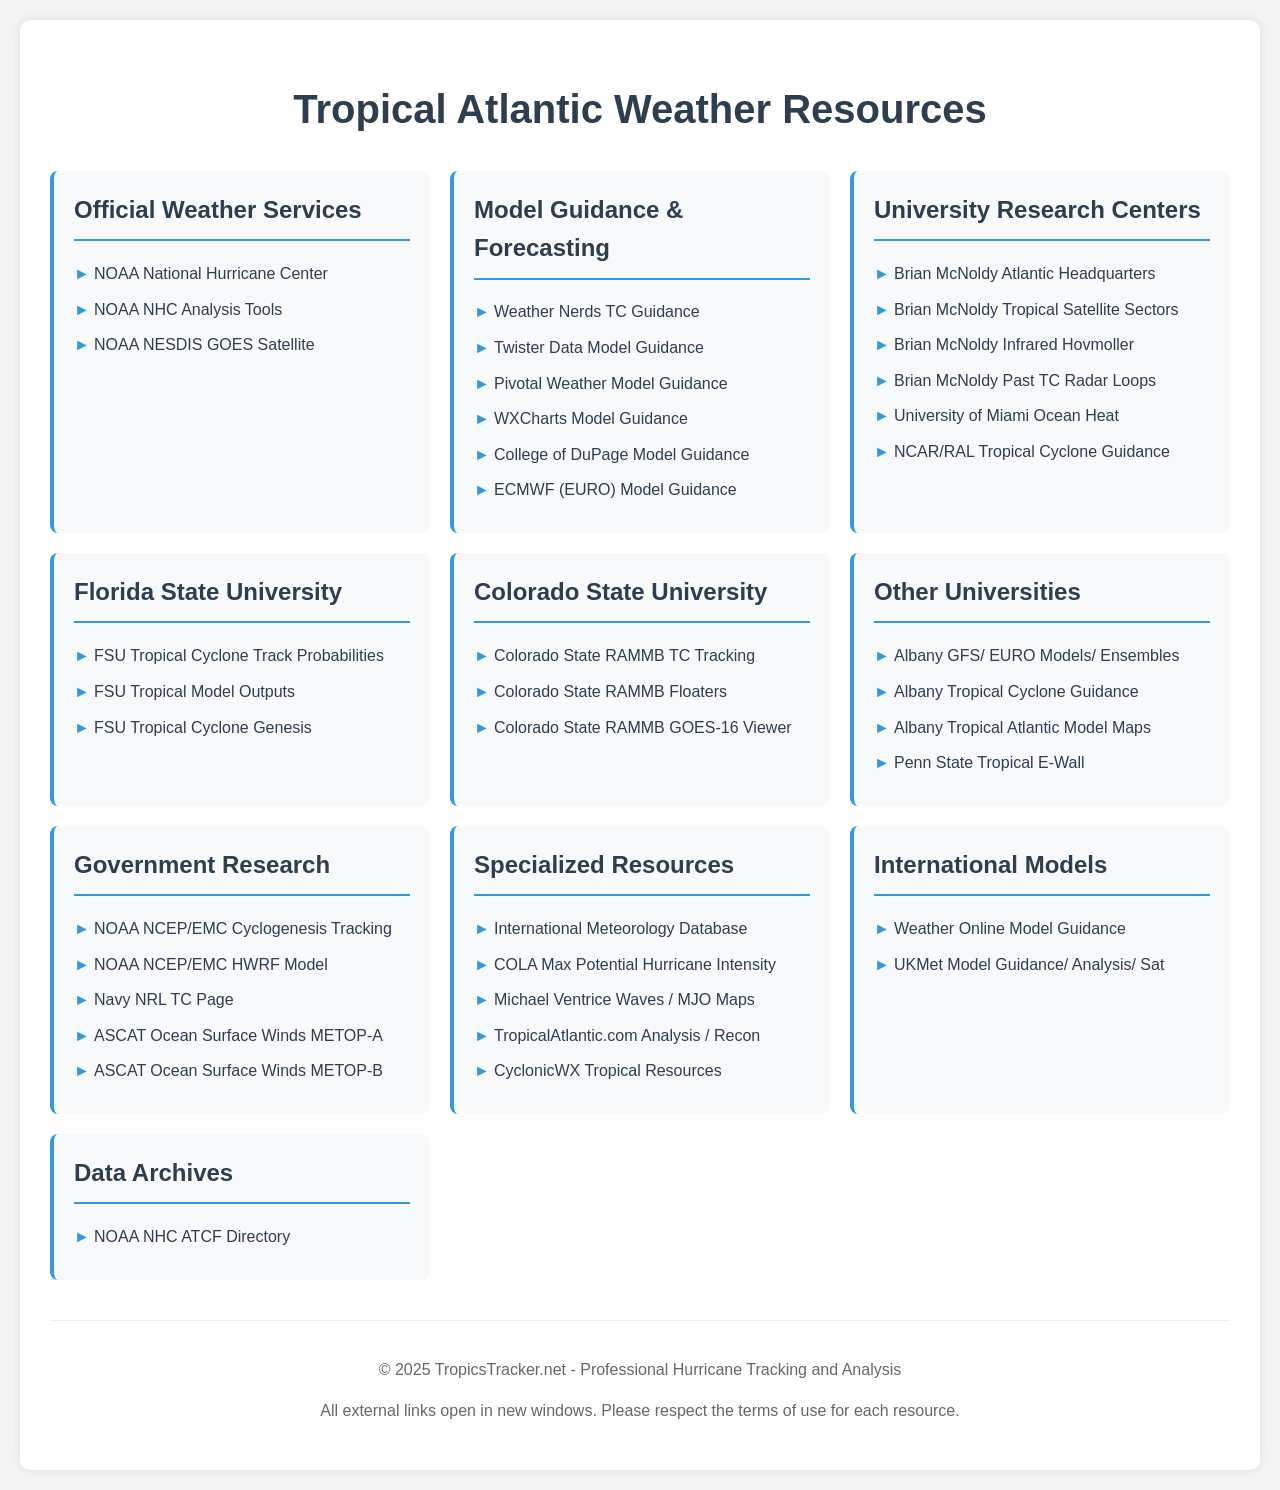
<file: legacy/sources.html>
<!DOCTYPE html>
<html lang="en">
<head>
    <meta charset="UTF-8">
    <meta name="viewport" content="width=device-width, initial-scale=1.0">
    <title>Tropical Atlantic Weather Resources - TropicsTracker.net</title>
    <style>
        body {
            font-family: Arial, sans-serif;
            line-height: 1.6;
            margin: 0;
            padding: 20px;
            background-color: #f4f4f4;
        }
        .container {
            max-width: 1200px;
            margin: 0 auto;
            background-color: white;
            padding: 30px;
            border-radius: 10px;
            box-shadow: 0 0 10px rgba(0,0,0,0.1);
        }
        h1 {
            color: #2c3e50;
            text-align: center;
            margin-bottom: 30px;
            font-size: 2.5em;
        }
        .resources-grid {
            display: grid;
            grid-template-columns: repeat(auto-fit, minmax(300px, 1fr));
            gap: 20px;
            margin-top: 20px;
        }
        .resource-category {
            background-color: #f8f9fa;
            padding: 20px;
            border-radius: 8px;
            border-left: 4px solid #3498db;
        }
        .resource-category h2 {
            color: #2c3e50;
            margin-top: 0;
            font-size: 1.5em;
            border-bottom: 2px solid #3498db;
            padding-bottom: 10px;
        }
        .resource-links {
            list-style: none;
            padding: 0;
            margin: 0;
        }
        .resource-links li {
            margin-bottom: 10px;
            padding-left: 20px;
            position: relative;
        }
        .resource-links li:before {
            content: "►";
            position: absolute;
            left: 0;
            color: #3498db;
            font-weight: bold;
        }
        .resource-links a {
            color: #2c3e50;
            text-decoration: none;
            font-weight: 500;
            transition: color 0.3s ease;
        }
        .resource-links a:hover {
            color: #3498db;
            text-decoration: underline;
        }
        .footer {
            text-align: center;
            margin-top: 40px;
            padding-top: 20px;
            border-top: 1px solid #eee;
            color: #666;
        }
        @media (max-width: 768px) {
            .resources-grid {
                grid-template-columns: 1fr;
            }
            h1 {
                font-size: 2em;
            }
        }
    </style>
</head>
<body>
    <div class="container">
        <h1>Tropical Atlantic Weather Resources</h1>
        
        <div class="resources-grid">
            <div class="resource-category">
                <h2>Official Weather Services</h2>
                <ul class="resource-links">
                    <li><a href="https://www.nhc.noaa.gov/" target="_blank">NOAA National Hurricane Center</a></li>
                    <li><a href="https://www.nhc.noaa.gov/analysis_tools.php" target="_blank">NOAA NHC Analysis Tools</a></li>
                    <li><a href="https://www.star.nesdis.noaa.gov/GOES/index.php" target="_blank">NOAA NESDIS GOES Satellite</a></li>
                </ul>
            </div>

            <div class="resource-category">
                <h2>Model Guidance & Forecasting</h2>
                <ul class="resource-links">
                    <li><a href="https://weathernerds.org/" target="_blank">Weather Nerds TC Guidance</a></li>
                    <li><a href="https://www.twisterdata.com/" target="_blank">Twister Data Model Guidance</a></li>
                    <li><a href="https://www.pivotalweather.com/model.php" target="_blank">Pivotal Weather Model Guidance</a></li>
                    <li><a href="https://www.wxcharts.com" target="_blank">WXCharts Model Guidance</a></li>
                    <li><a href="https://weather.cod.edu/forecast/" target="_blank">College of DuPage Model Guidance</a></li>
                    <li><a href="https://www.ecmwf.int/en/forecasts/charts/catalogue/medium-mslp-wind850?facets=undefined&time=2020051312,0,2020051312&projection=classical_west_tropic" target="_blank">ECMWF (EURO) Model Guidance</a></li>
                </ul>
            </div>

            <div class="resource-category">
                <h2>University Research Centers</h2>
                <ul class="resource-links">
                    <li><a href="https://bmcnoldy.rsmas.miami.edu/tropics/atlantic/" target="_blank">Brian McNoldy Atlantic Headquarters</a></li>
                    <li><a href="https://bmcnoldy.rsmas.miami.edu/tropics/sectors/" target="_blank">Brian McNoldy Tropical Satellite Sectors</a></li>
                    <li><a href="https://bmcnoldy.rsmas.miami.edu/tropics/hovmoller/" target="_blank">Brian McNoldy Infrared Hovmoller</a></li>
                    <li><a href="https://bmcnoldy.rsmas.miami.edu/tropics/radar/" target="_blank">Brian McNoldy Past TC Radar Loops</a></li>
                    <li><a href="https://isotherm.rsmas.miami.edu/heat/weba/atlantic.php" target="_blank">University of Miami Ocean Heat</a></li>
                    <li><a href="https://hurricanes.ral.ucar.edu/realtime/current/" target="_blank">NCAR/RAL Tropical Cyclone Guidance</a></li>
                </ul>
            </div>

            <div class="resource-category">
                <h2>Florida State University</h2>
                <ul class="resource-links">
                    <li><a href="https://moe.met.fsu.edu/tcprob/" target="_blank">FSU Tropical Cyclone Track Probabilities</a></li>
                    <li><a href="https://moe.met.fsu.edu/tcgengifs/" target="_blank">FSU Tropical Model Outputs</a></li>
                    <li><a href="https://moe.met.fsu.edu/modelgen/" target="_blank">FSU Tropical Cyclone Genesis</a></li>
                </ul>
            </div>

            <div class="resource-category">
                <h2>Colorado State University</h2>
                <ul class="resource-links">
                    <li><a href="https://rammb-data.cira.colostate.edu/tc_realtime/" target="_blank">Colorado State RAMMB TC Tracking</a></li>
                    <li><a href="https://rammb.cira.colostate.edu/ramsdis/online/tropical.asp" target="_blank">Colorado State RAMMB Floaters</a></li>
                    <li><a href="https://rammb-slider.cira.colostate.edu/?sat=goes-16&z=0&im=12&ts=1&st=0&et=0&speed=130&motion=loop&map=1&lat=0&opacity%5B0%5D=1&hidden%5B0%5D=0&pause=0&slider=-1&hide_controls=0&mouse_draw=0&follow_feature=0&follow_hide=0&s=rammb-slider&sec=full_disk&p%5B0%5D=geocolor&x=10848&y=10848" target="_blank">Colorado State RAMMB GOES-16 Viewer</a></li>
                </ul>
            </div>

            <div class="resource-category">
                <h2>Other Universities</h2>
                <ul class="resource-links">
                    <li><a href="https://www.atmos.albany.edu/facstaff/abrammer/" target="_blank">Albany GFS/ EURO Models/ Ensembles</a></li>
                    <li><a href="https://www.atmos.albany.edu/facstaff/tang/tcguidance/" target="_blank">Albany Tropical Cyclone Guidance</a></li>
                    <li><a href="https://www.atmos.albany.edu/student/kgriffin/maps/tropatl.html" target="_blank">Albany Tropical Atlantic Model Maps</a></li>
                    <li><a href="https://www.meteo.psu.edu/~fxg1/ewalltropatl.html" target="_blank">Penn State Tropical E-Wall</a></li>
                </ul>
            </div>

            <div class="resource-category">
                <h2>Government Research</h2>
                <ul class="resource-links">
                    <li><a href="https://www.emc.ncep.noaa.gov/gmb/tpm/emchurr/tcgen/" target="_blank">NOAA NCEP/EMC Cyclogenesis Tracking</a></li>
                    <li><a href="https://www.emc.ncep.noaa.gov/gc_wmb/vxt/HWRF/index.php" target="_blank">NOAA NCEP/EMC HWRF Model</a></li>
                    <li><a href="https://www.nrlmry.navy.mil/TC.html" target="_blank">Navy NRL TC Page</a></li>
                    <li><a href="https://manati.star.nesdis.noaa.gov/datasets/ASCATData.php" target="_blank">ASCAT Ocean Surface Winds METOP-A</a></li>
                    <li><a href="https://manati.star.nesdis.noaa.gov/datasets/ASCATBData.php" target="_blank">ASCAT Ocean Surface Winds METOP-B</a></li>
                </ul>
            </div>

            <div class="resource-category">
                <h2>Specialized Resources</h2>
                <ul class="resource-links">
                    <li><a href="https://intlmeteodatabase.carrd.co/" target="_blank">International Meteorology Database</a></li>
                    <li><a href="https://wxmaps.org/pix/hurpot#ATL" target="_blank">COLA Max Potential Hurricane Intensity</a></li>
                    <li><a href="https://mikeventrice.weebly.com/" target="_blank">Michael Ventrice Waves / MJO Maps</a></li>
                    <li><a href="https://www.tropicalatlantic.com/" target="_blank">TropicalAtlantic.com Analysis / Recon</a></li>
                    <li><a href="https://cyclonicwx.com/" target="_blank">CyclonicWX Tropical Resources</a></li>
                </ul>
            </div>

            <div class="resource-category">
                <h2>International Models</h2>
                <ul class="resource-links">
                    <li><a href="https://www.woweather.com/cgi-bin/expertcharts?LANG=us&MENU=0000000000&CONT=mamk&MODELL=gfs&MODELLTYP=1&BASE=-&VAR=pslv&HH=0&LOOP=1&ZOOM=0&ARCHIV=0&RES=0&WMO=" target="_blank">Weather Online Model Guidance</a></li>
                    <li><a href="https://meteocentre.com/numerical-weather-prediction/map-explorer.php?lang=en&map=na&run=00&mod=ukmet&stn=PNM&hh=144&comp=1&run2=00&mod2=ukmet&stn2=PNM&hh2=144&fixhh=1&stn2_type=prog&date_type=dateo&mode=latest&yyyy=latest&mm=latest&dd=latest" target="_blank">UKMet Model Guidance/ Analysis/ Sat</a></li>
                </ul>
            </div>

            <div class="resource-category">
                <h2>Data Archives</h2>
                <ul class="resource-links">
                    <li><a href="ftps://ftp.nhc.noaa.gov/atcf/" target="_blank">NOAA NHC ATCF Directory</a></li>
                </ul>
            </div>
        </div>

        <div class="footer">
            <p>© 2025 TropicsTracker.net - Professional Hurricane Tracking and Analysis</p>
            <p>All external links open in new windows. Please respect the terms of use for each resource.</p>
        </div>
    </div>
</body>
</html>
</file>
